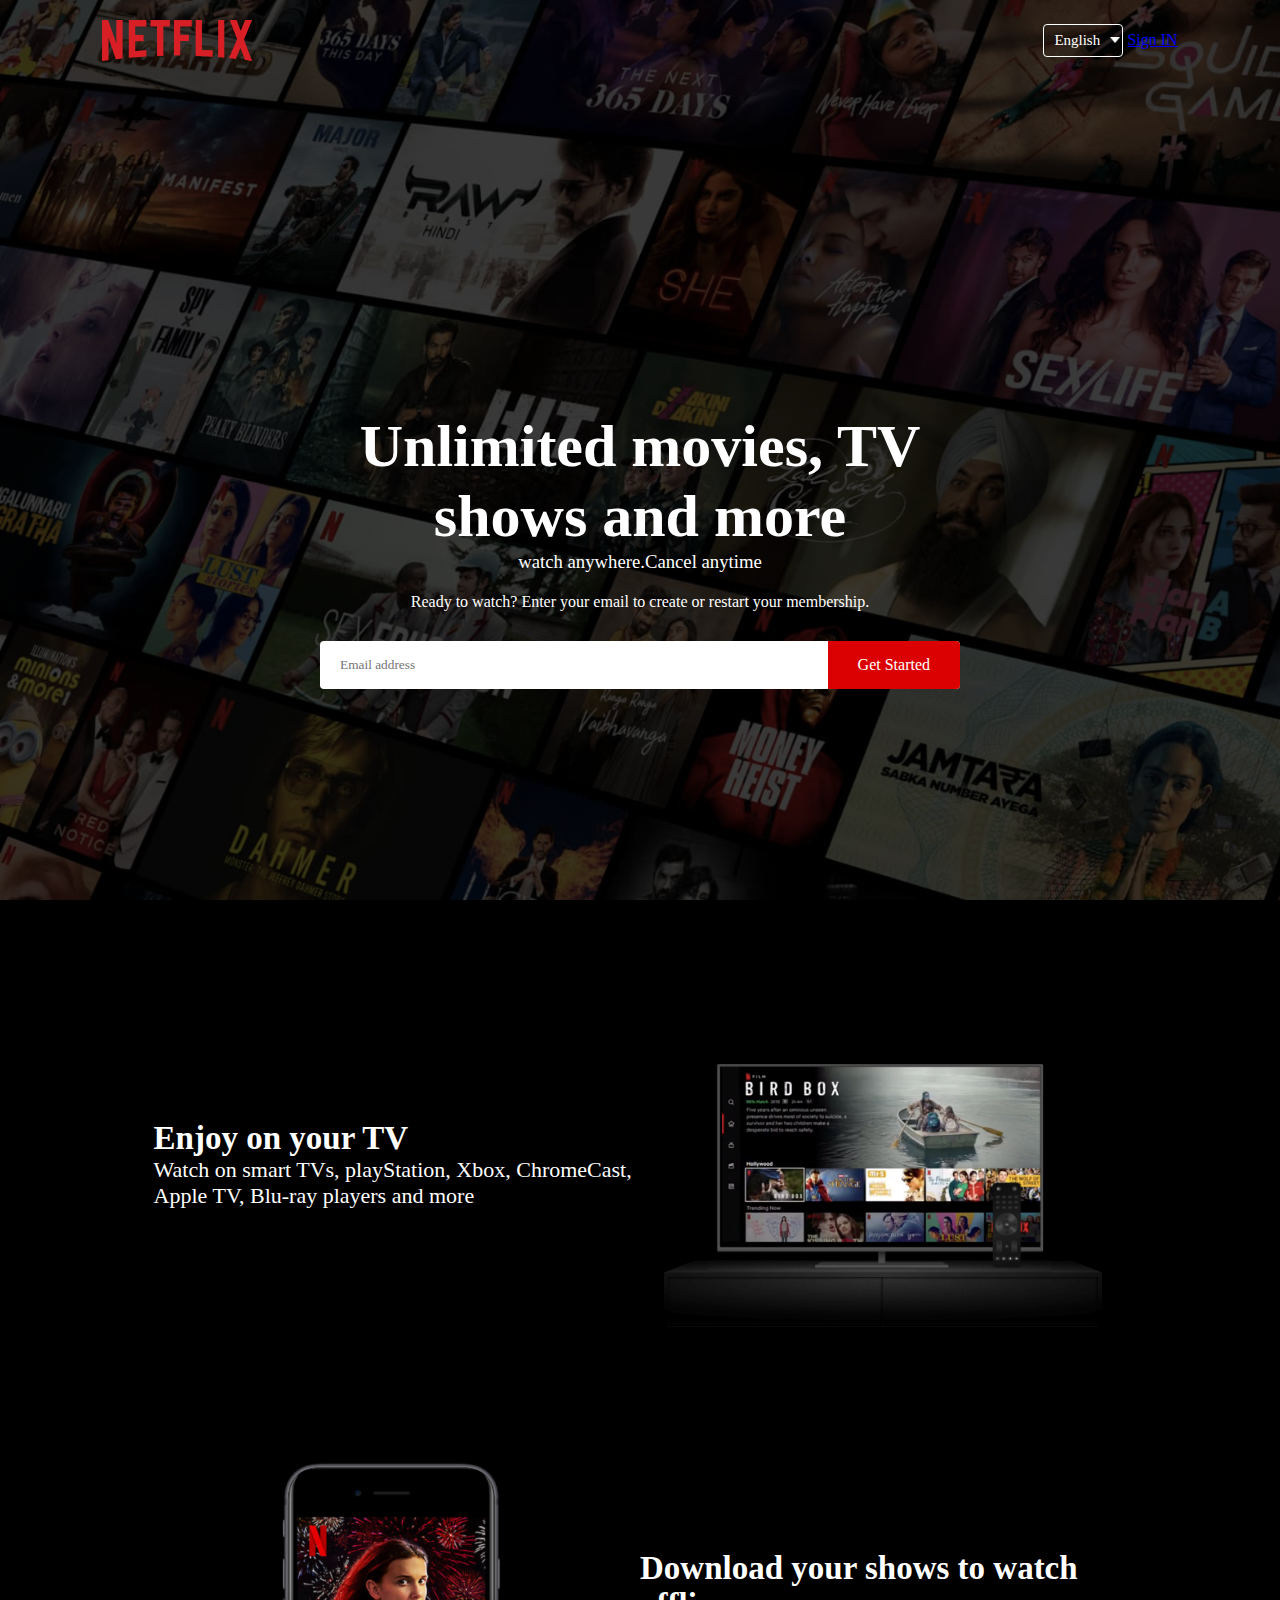
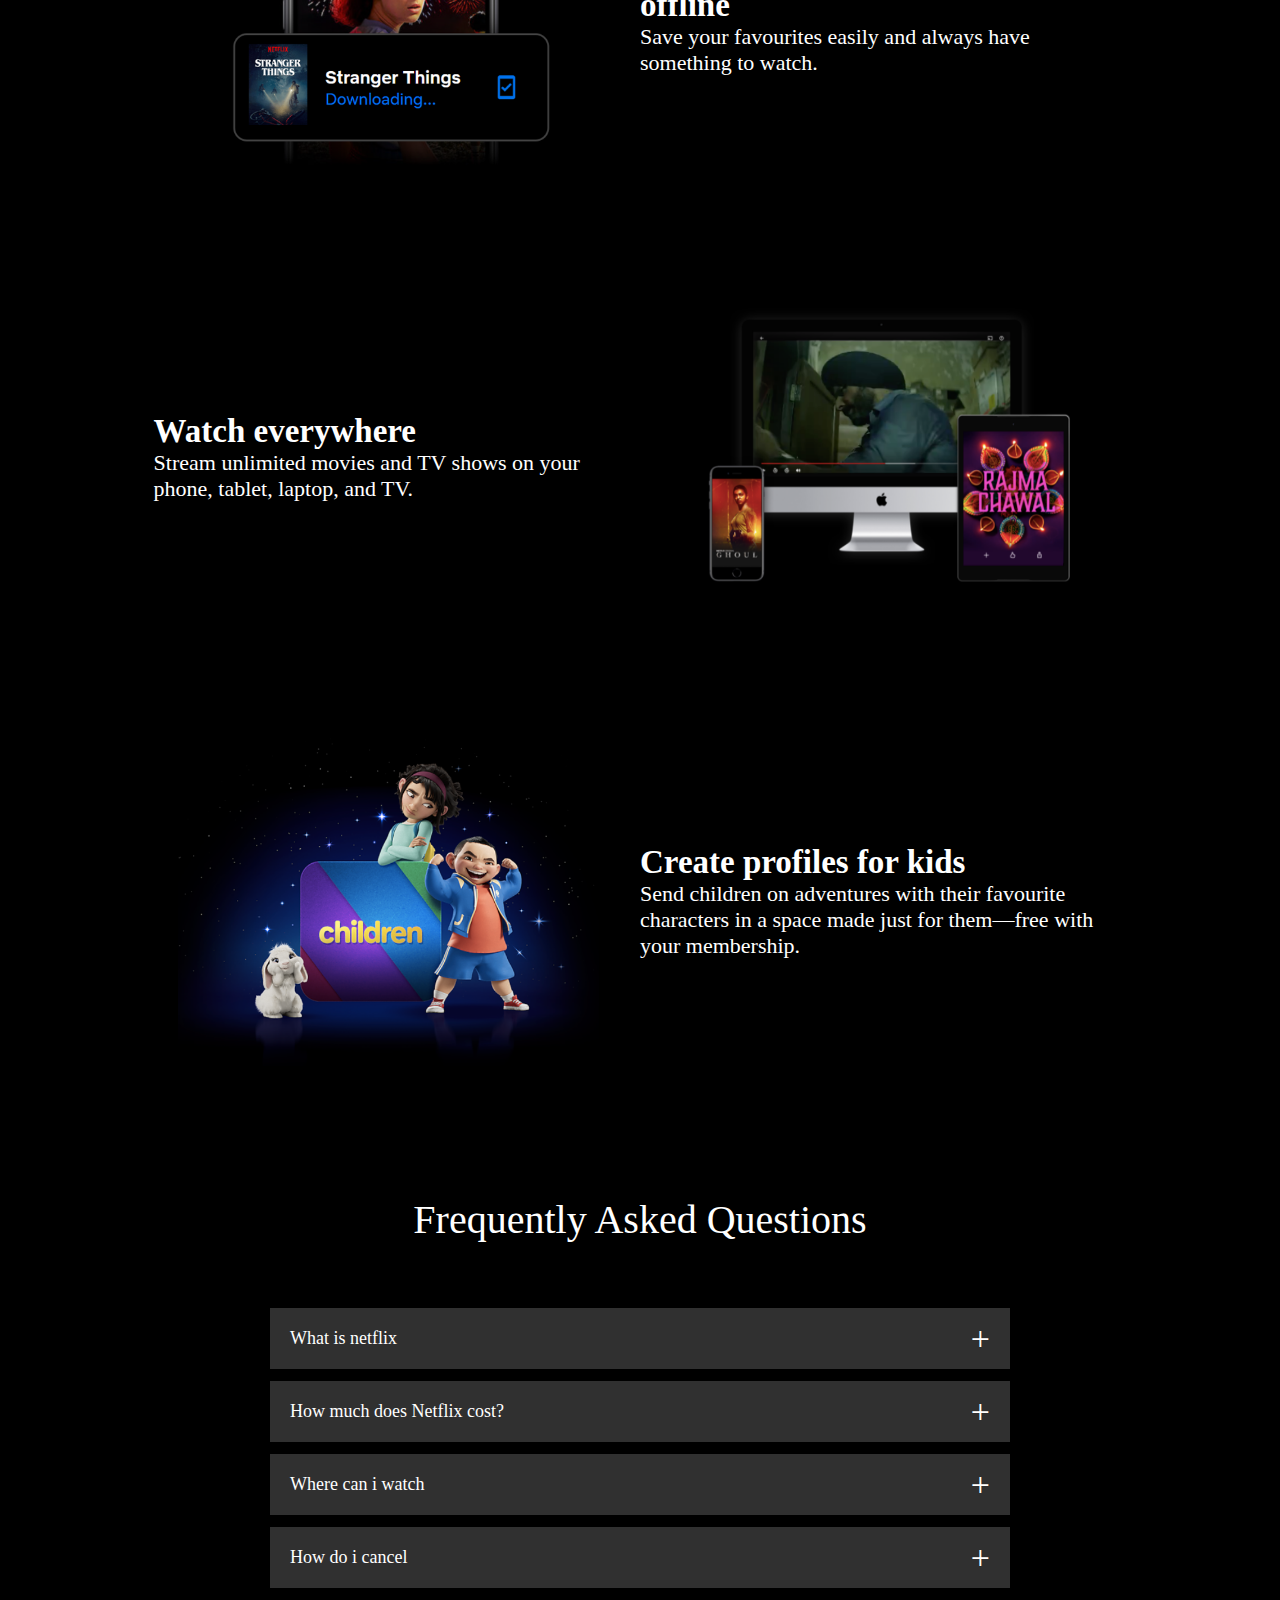
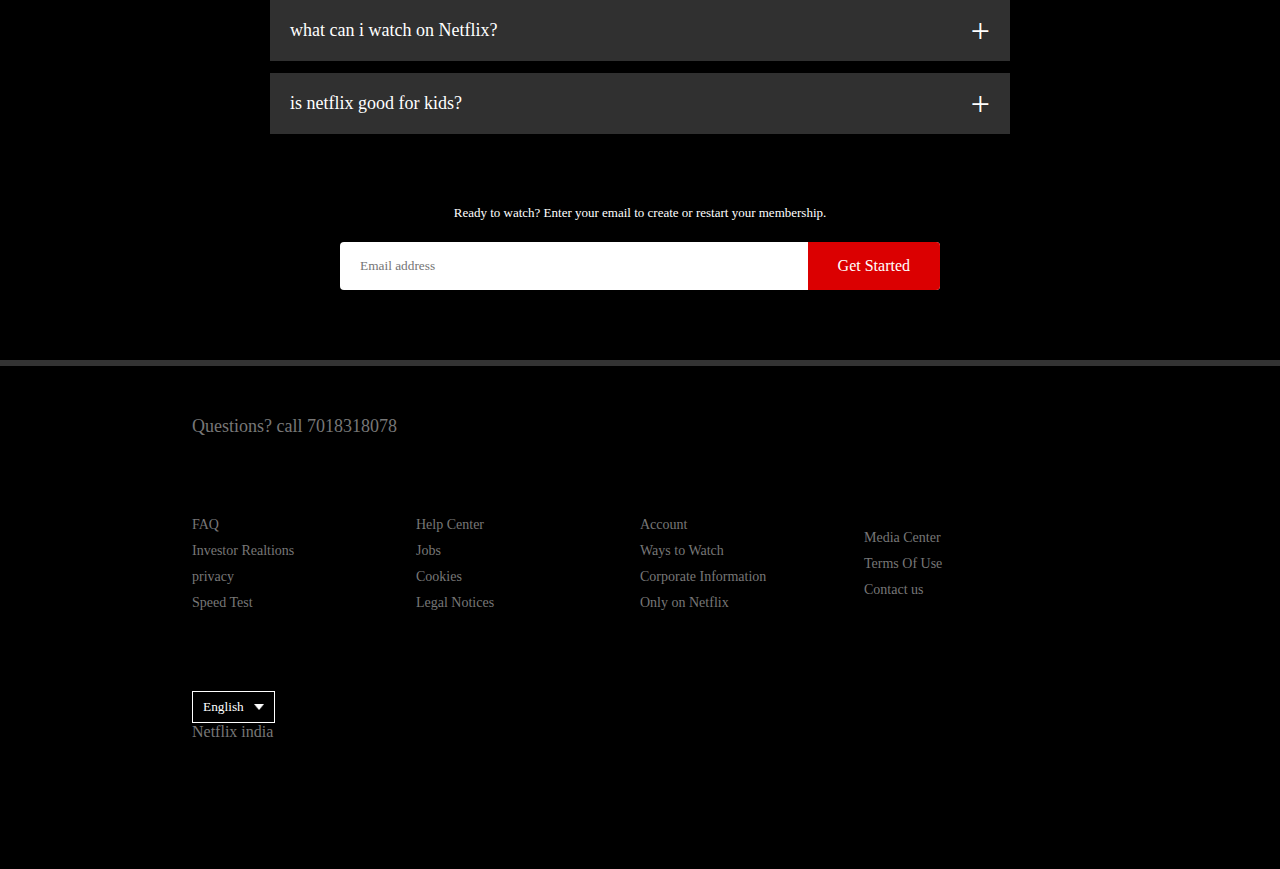
<file: Netflix/index.html>
<!DOCTYPE html>
<html lang="en">
  <head>
    <meta charset="UTF-8" />
    <meta name="viewport" content="width=device-width, initial-scale=1.0" />
    <title>Netflix</title>
    <link rel="stylesheet" href="index.css" />
  </head>
  <body>
    <div class="header">
      <nav>
        <img src="images/logo.png" class="logo" />
        <div>
          <button class="languageBtn">
            English <img src="images/down-icon.png" alt="" srcset="" />
          </button>
         <a href="sign.html" <button class="btn btn-red-sm">Sign IN</button></a>
        </div>
      </nav>
      <div class="header-content">
        <h1>Unlimited movies, TV shows and more</h1>
        <h3>watch anywhere.Cancel anytime</h3>
        <p>
          Ready to watch? Enter your email to create or restart your membership.
        </p>
        <form class="email-signup">
          <input type="email" placeholder="Email address" required />
          <button type="submit">Get Started</button>
        </form>
      </div>
    </div>

    <div class="features">
      <div class="row">
        <div class="text-col">
          <h2>Enjoy on your TV</h2>
          <p>
            Watch on smart TVs, playStation, Xbox, ChromeCast, Apple TV, Blu-ray
            players and more
          </p>
        </div>
        <div class="img-col">
          <img src="images/feature-1.png" alt="" srcset="" />
        </div>
      </div>
      <div class="row">
        <div class="img-col">
          <img src="images/feature-2.png" alt="" srcset="" />
        </div>
        <div class="text-col">
          <h2>Download your shows to watch offline</h2>
          <p>Save your favourites easily and always have something to watch.</p>
        </div>
      </div>
      <div class="row">
        <div class="text-col">
          <h2>Watch everywhere</h2>
          <p>
            Stream unlimited movies and TV shows on your phone, tablet, laptop,
            and TV.
          </p>
        </div>
        <div class="img-col">
          <img src="images/feature-3.png" alt="" srcset="" />
        </div>
      </div>
      <div class="row">
        <div class="img-col">
          <img src="images/feature-4.png" alt="" srcset="" />
        </div>
        <div class="text-col">
          <h2>Create profiles for kids</h2>
          <p>
            Send children on adventures with their favourite characters in a
            space made just for them—free with your membership.
          </p>
        </div>
      </div>
    </div>
     <div class="faq">
        <h2>Frequently Asked Questions</h2>
        <ul class="accordian">
            <li>
                <input type="radio" name="accordian" id="first">
                <label for="first">What is netflix</label>
                <div class="content">
                    <p>Netflix is a streaming service that offers a wide variety of award-winning TV shows, movies, anime, documentaries and more – on thousands of internet-connected devices.

                        You can watch as much as you want, whenever you want, without a single ad – all for one low monthly price. There's always something new to discover, and new TV shows and movies are added every week!</p>
                </div>
            </li>
            <li>
                <input type="radio" name="accordian" id="second">
                <label for="second">How much does Netflix cost?</label>
                <div class="content">
                    <p>Watch Netflix on your smartphone, tablet, Smart TV, laptop, or streaming device, all for one fixed monthly fee. Plans range from ₹149 to ₹649 a month. No extra costs, no contracts.</p>
                </div>
            </li>
            <li>
                <input type="radio" name="accordian" id="third">
                <label for="third">Where can i watch</label>
                <div class="content">
                    <p>Watch anywhere, anytime. Sign in with your Netflix account to watch instantly on the web at netflix.com from your personal computer or on any internet-connected device that offers the Netflix app, including smart TVs, smartphones, tablets, streaming media players and game consoles.

                        You can also download your favourite shows with the iOS, Android, or Windows 10 app. Use downloads to watch while you're on the go and without an internet connection. Take Netflix with you anywhere.</p>
                </div>
            </li>
            <li>
                <input type="radio" name="accordian" id="fourth">
                <label for="fourth">How do i cancel</label>
                <div class="content">
                    <p>Netflix is flexible. There are no annoying contracts and no commitments. You can easily cancel your account online in two clicks. There are no cancellation fees – start or stop your account anytime.</p>
                </div>
            </li>
            <li>
                <input type="radio" name="accordian" id="fifth">
                <label for="fifth">what can i watch on Netflix?</label>
                <div class="content">
                    <p>Netflix has an extensive library of feature films, documentaries, TV shows, anime, award-winning Netflix originals, and more. Watch as much as you want, anytime you want.</p>
                </div>
            </li>
            <li>
                <input type="radio" name="accordian" id="sixth">
                <label for="sixth">is netflix good for kids?</label>
                <div class="content">
                    <p>The Netflix Kids experience is included in your membership to give parents control while kids enjoy family-friendly TV shows and films in their own space.

                        Kids profiles come with PIN-protected parental controls that let you restrict the maturity rating of content kids can watch and block specific titles you don’t want kids to see.</p>
                </div>
            </li>
            
        </ul>
        <small>Ready to watch? Enter your email to create or restart your membership.</small>
        <form class="email-signup">
            <input type="email" placeholder="Email address" required />
            <button type="submit">Get Started</button>
          </form>
     </div>
     <footer>
        <h2>Questions? call 7018318078</h2>
        <div class="row">
            <div class="col">
                <a href="http://">FAQ</a>
                <a href="http://">Investor Realtions</a>
                <a href="http://">privacy</a>
                <a href="http://">Speed Test</a>
            </div>
            <div class="col">
                <a href="http://">Help Center</a>
                <a href="http://">Jobs</a>
                <a href="http://">Cookies</a>
                <a href="http://">Legal Notices</a>
            </div>
            <div class="col">
                <a href="http://">Account</a>
                <a href="http://">Ways to Watch</a>
                <a href="http://">Corporate Information</a>
                <a href="http://">Only on Netflix</a>
            </div>
            <div class="col">
                <a href="http://">Media Center</a>
                <a href="http://">Terms Of Use</a>
                <a href="http://">Contact us</a>
            </div>
        </div>
        <button class="languageBtn">
            English <img src="images/down-icon.png" alt="" srcset="" />
          </button>
          <p class="Copywrite-txt">Netflix india</p>
     </footer>
  </body>
</html>
</file>
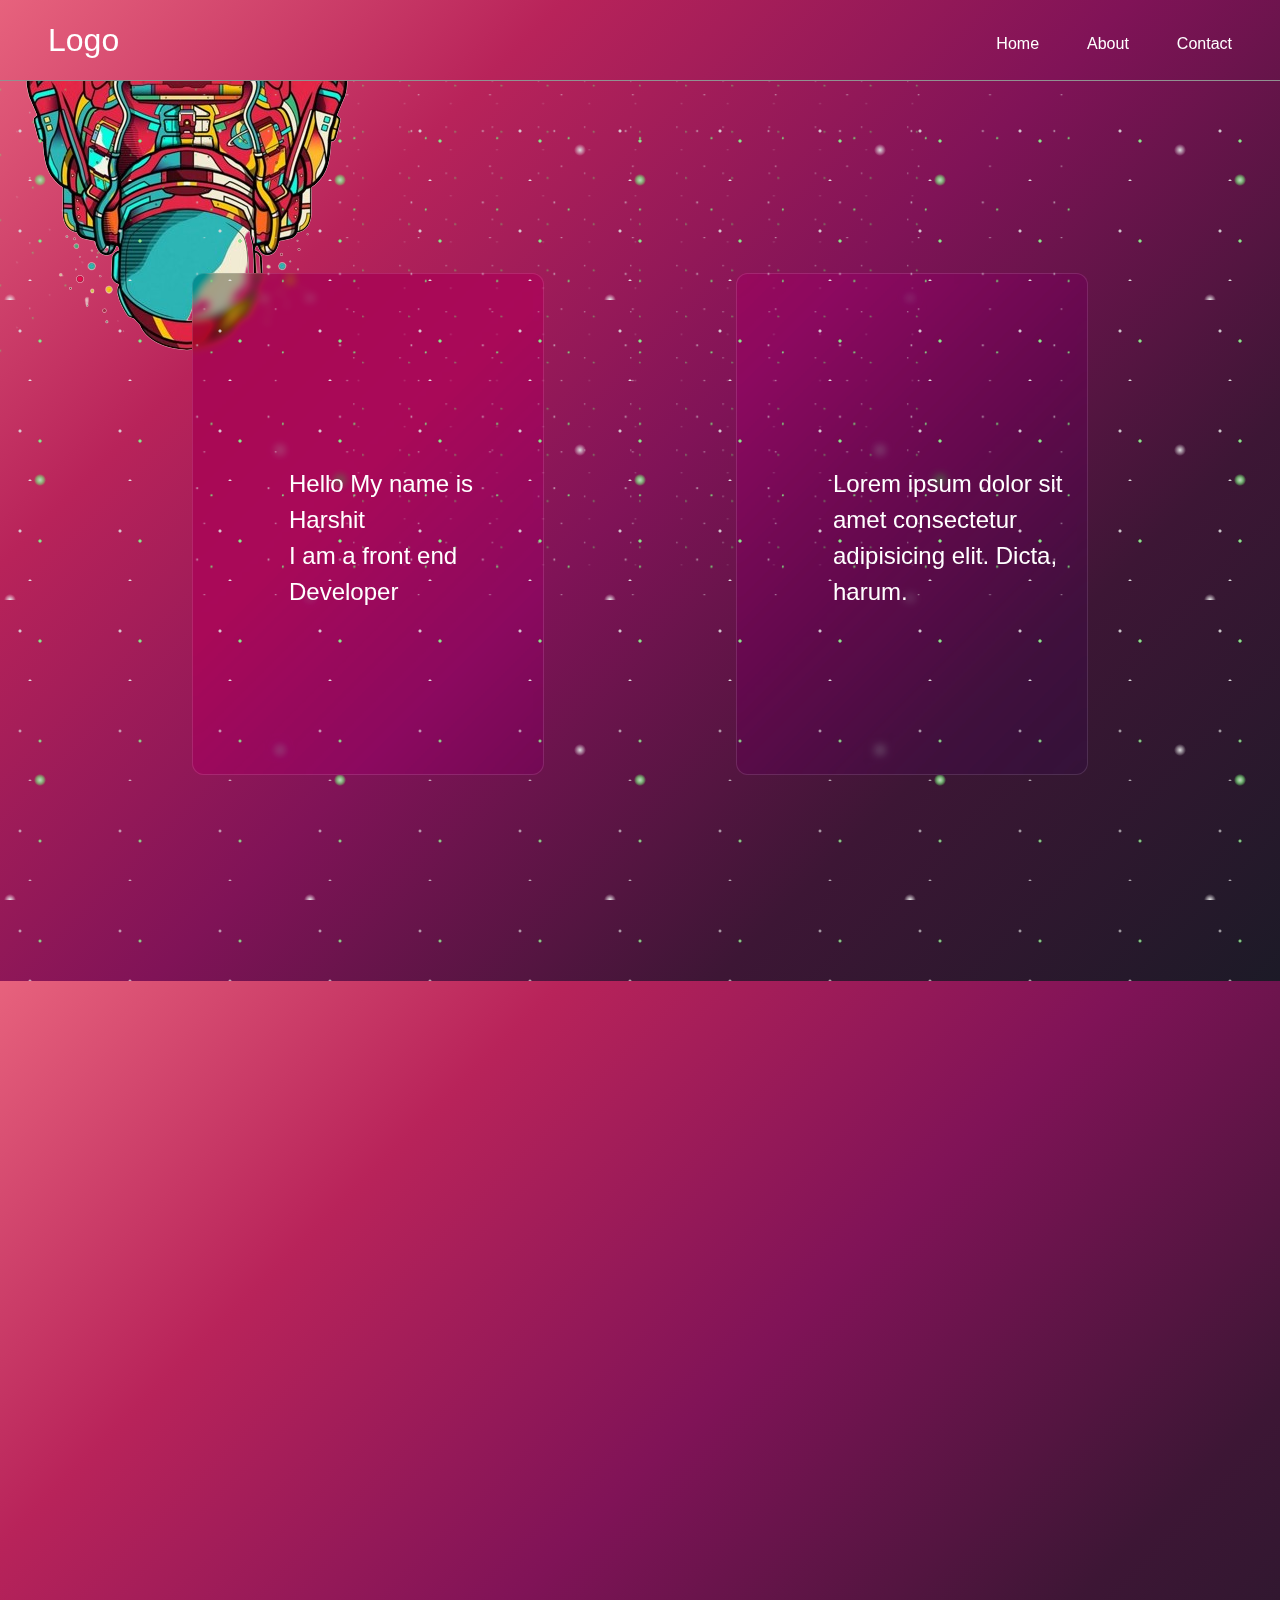
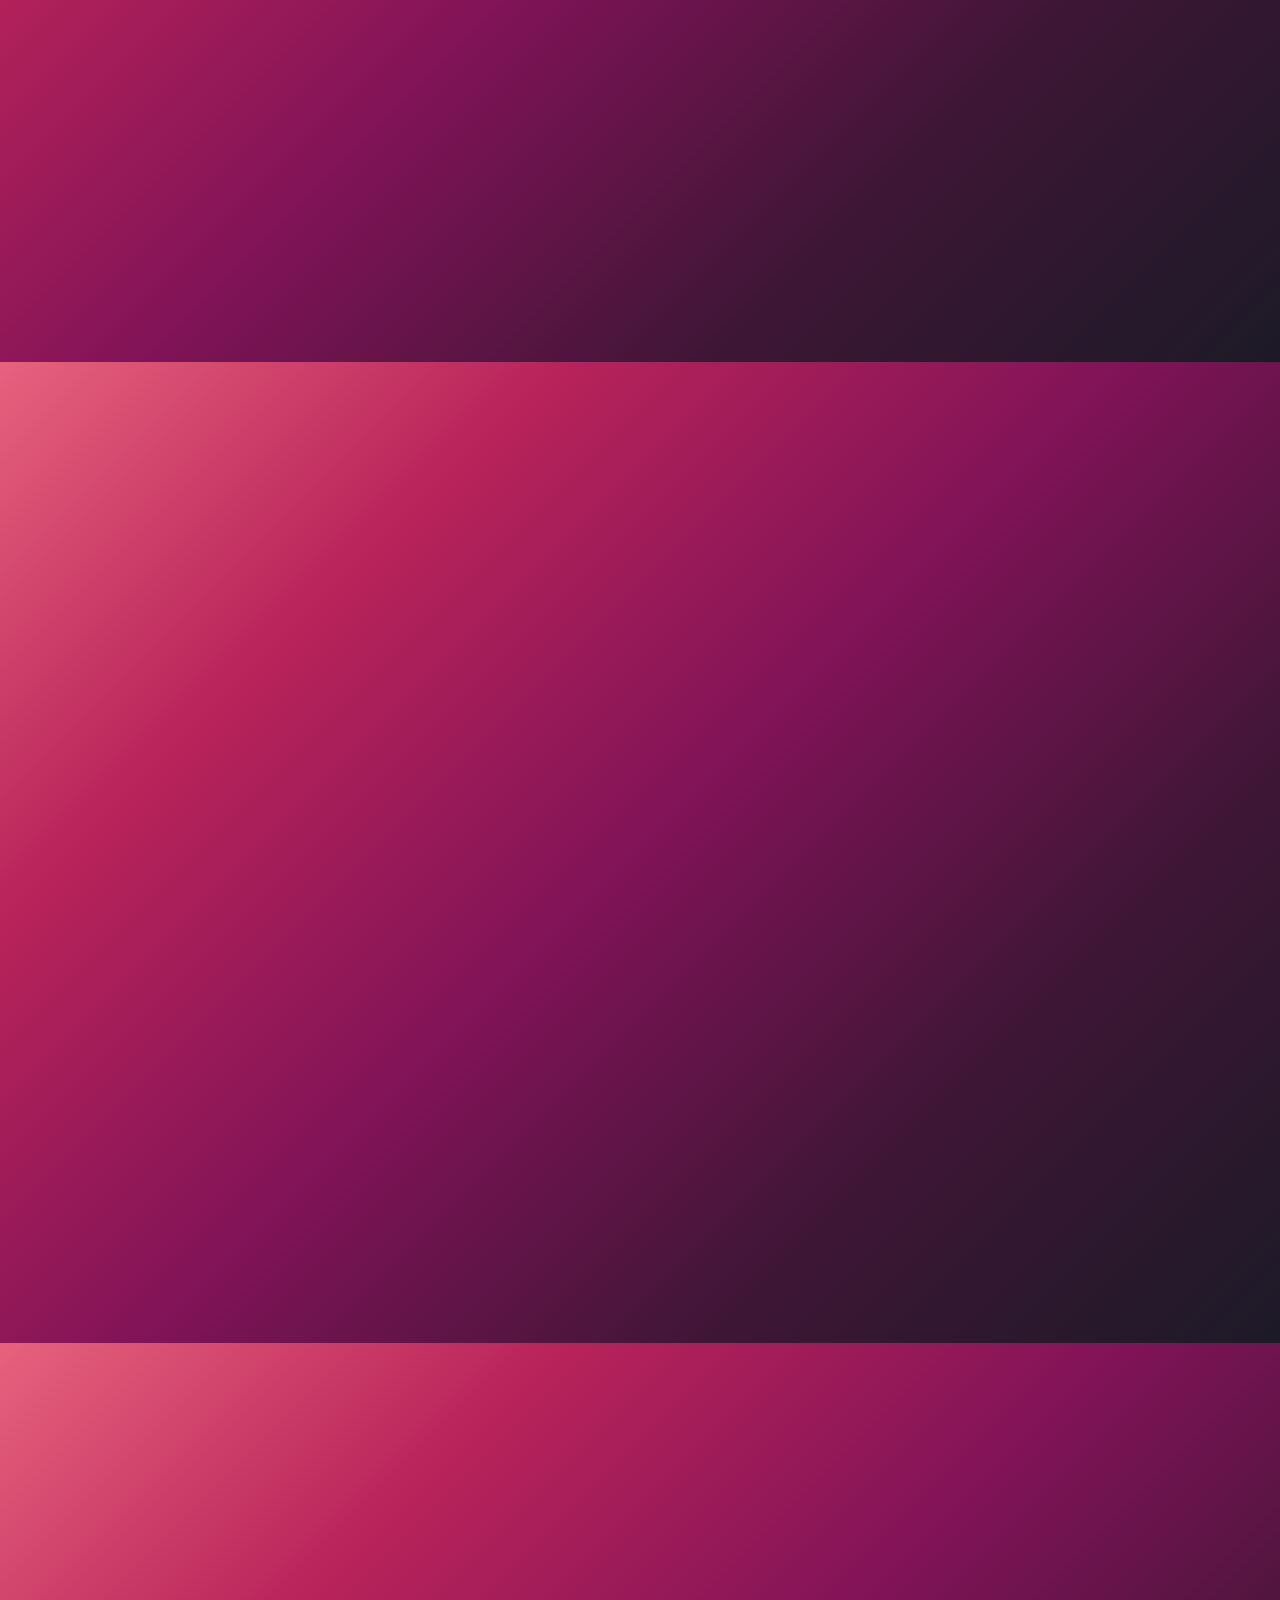
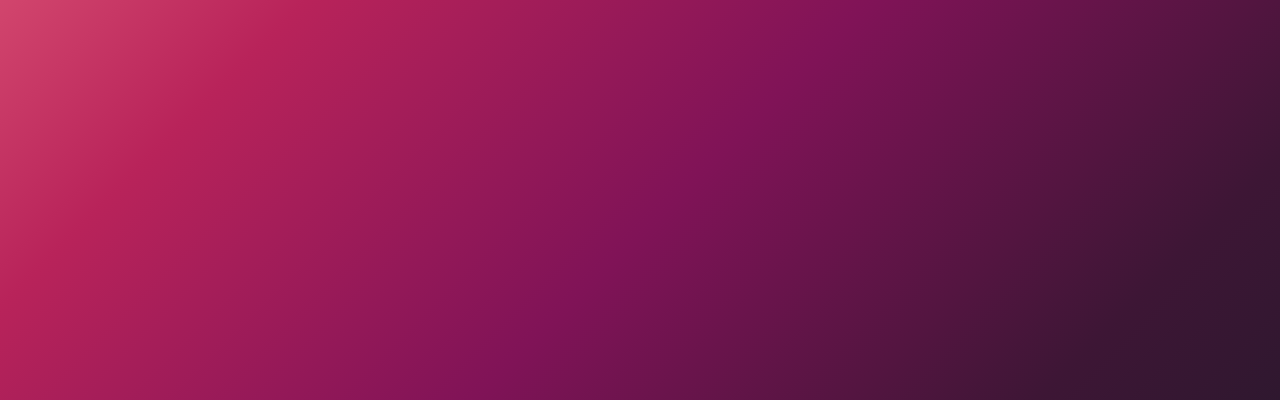
<file: parallex_website/index.html>
<html>

<head>
  <meta charset="utf-8">
  <meta name="viewport" content="width=device-width">
  <link rel="stylesheet" href="style.css">
</head>

<body>
  <div class="parallax__layer parallax__layer--back">
    <div class="starfield">
      <span></span>
      <span></span>
      <span></span>
      <span></span>
    </div>
  </div>
    <nav class="nav">
        <div class="nav_div">
            <div class="logo">
                <p class="main_logo"><span class="span">Logo</span></p>
            </div>
            <div class="a-div">
                <a href="/home">Home</a>
                <a href="/About">About</a>
                <a href="/Contact">Contact</a>
            </div>
        </div>
    </nav>
    <div class="ast_image">
        <img class="ast" src="ast.png"/>
    </div>
  <div class="parallax">
    <div class="main_div">
        <div class="card">
            <div class="fixed">Hello My name is Harshit<br/>
                I am a front end Developer
            </div>
        </div>
        <div class="card1">
            <div class="fixed1"><p>Lorem ipsum dolor sit amet consectetur adipisicing elit. Dicta, harum.</p></div>
        </div>
    </div>
    <div class="image_div">
        <img class="cat_image" src="catlogo.png"/>
    </div>
    <div class="bye_div">
        <p class="p_div">Bye...</p>
    </div>
    <div class="parallax__layer parallax__layer--back">
      <div class="starfield">
        <span></span>
        <span></span>
        <span></span>
        <span></span>
      </div>
    </div>
    <div class="parallax__layer parallax__layer--back2">
      <div class="starfield">
        <span></span>
        <span></span>
        <span></span>
        <span></span>
      </div>
    </div>
    <div class="parallax__layer parallax__layer--back3">
      <div class="starfield">
        <span></span>
        <span></span>
        <span></span>
        <span></span>
      </div>
    </div>
    <div class="parallax__layer parallax__layer--base">
      <div class="starfield">
        <span></span>
        <span></span>
        <span></span>
        <span></span>
      </div>
    </div>    
  
  </div>
  
</body>

</html>
</file>
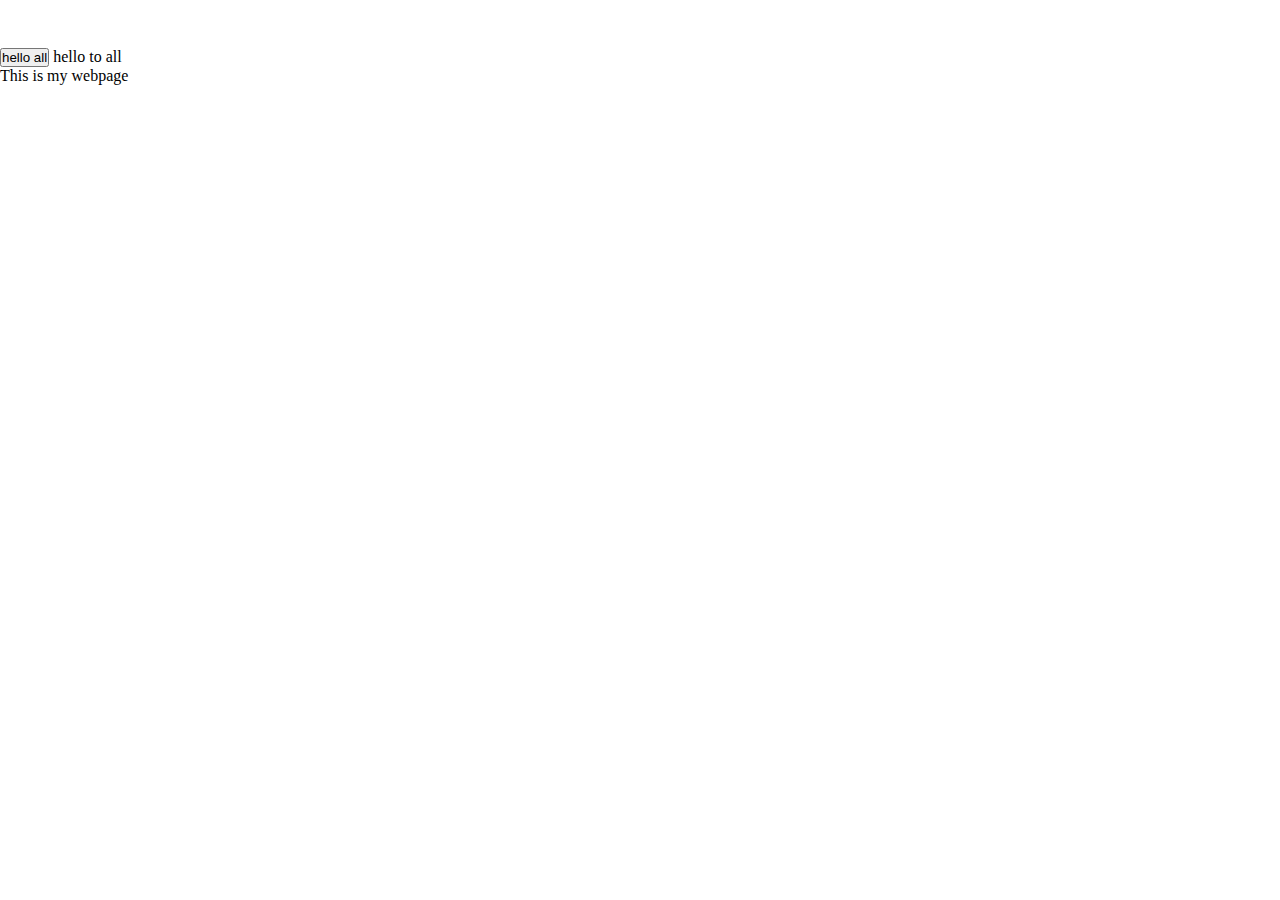
<file: PROJECT_3/index.html>
<!DOCTYPE html>
<html lang="en">
<head>
    <meta charset="UTF-8">
    <meta name="viewport" content="width=device-width, initial-scale=1.0">
    <title>Document</title>
    <link rel="stylesheet" href="style.css">
    <script type="text/javascript">
        function sayHello(){
            alert("Hello to all")
        }
    </script>
</head>
<body>
    <input type="button" onclick="sayHello()" value="hello all"/>
    <script type="text/javascript">
        document.write("hello to all")
    </script>
    <p>This is my webpage</p>
</body>
</html>
</file>
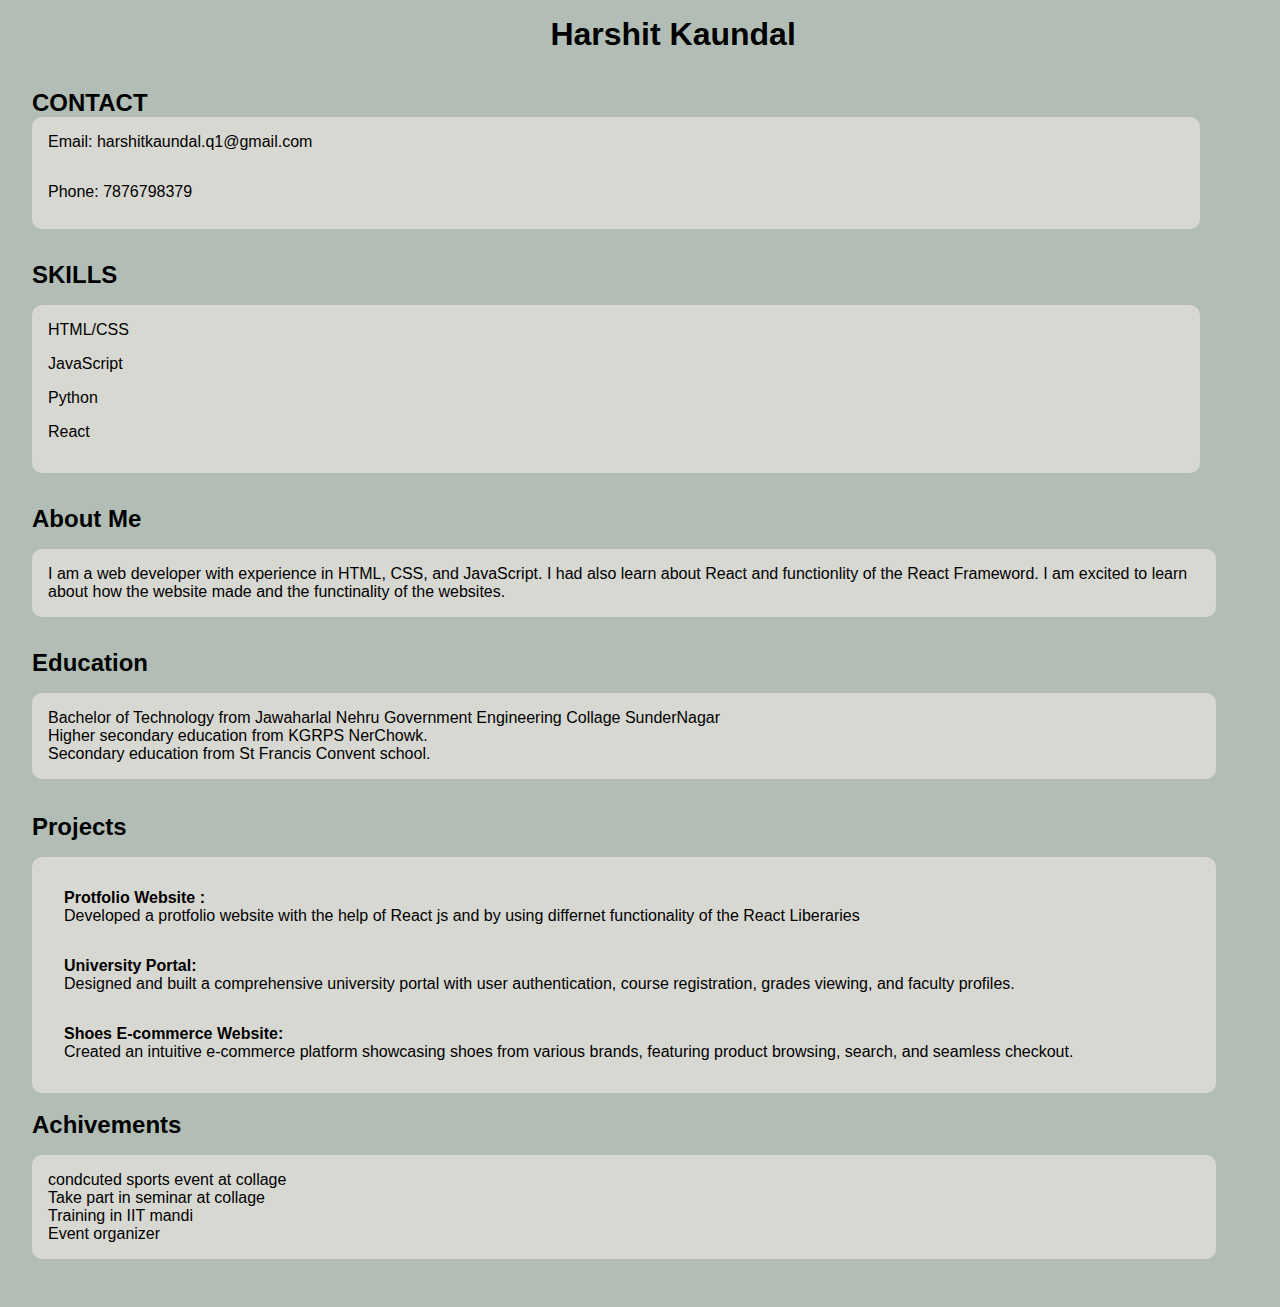
<file: Resume/index.html>
<!DOCTYPE html>
<html lang="en">
<head>
    <meta charset="UTF-8">
    <meta name="viewport" content="width=device-width, initial-scale=1.0">
    <title>Resume</title>
    <link rel="stylesheet" href="resume.css">
</head>
<body>
<div class="container">
    <div class="top-panel">
          <h1 class="name">Harshit Kaundal</h1><br><br>
        <!-- <img src="" alt="My Photo" class="profile-pic" /> -->
        <h2>CONTACT</h2>
        <div class="top-bottom">
            <p>Email: harshitkaundal.q1@gmail.com</p>
            <p>Phone: 7876798379</p>
        </div>
        <h2 class="skill_main">SKILLS</h2>
        <div class="skills">
            <p>HTML/CSS</p>
            <p>JavaScript</p>
            <p>Python</p>
            <p>React</p>
        </div>
      </div>
      <div class="right-panel">
    <div>
        
        <h2 class="abouth">About Me</h2>
        <p class="about">
            I am a web developer with experience in HTML, CSS, and JavaScript.
            I had also learn about React and functionlity of the React Frameword.
            I am excited to learn about how the website made and the functinality of the websites.
            
        </p>

        <h2 class="edu">Education</h2>
        <ul class="ulcls">
            <li class="liedu">Bachelor of Technology from Jawaharlal Nehru Government Engineering Collage SunderNagar</li>
            <li>Higher secondary education from KGRPS NerChowk.</li>
            <li>Secondary education from St Francis Convent school.</li>
        </ul><br>
        
        <h2 class="proj">Projects</h2>
        <ul class="ulproj">
            <li class="main_list"><h4>Protfolio Website :
            </h4>
            Developed a protfolio website with the help of React js and by using differnet functionality of the React Liberaries</li>
            <li class="main_list"><h4>University Portal:</h4>Designed and built a comprehensive university portal with user authentication, course registration, grades viewing, and faculty profiles.</li>
            <li class="main_list"><h4>Shoes E-commerce Website:</h4>Created an intuitive e-commerce platform showcasing shoes from various brands, featuring product browsing, search, and seamless checkout.</li>
        </ul><br>

        <h2 class="achiv">Achivements</h2>
        <ul class="ulachiv">
            <li>condcuted sports event at collage</li>
            <li>Take part in seminar at collage </li>
            <li>Training in IIT mandi</li>
            <li>Event organizer</li>
        </ul>
        </div>
        
    </div>
</div>
      
    
  </body>
</html>
    
</body>
</html>
</file>
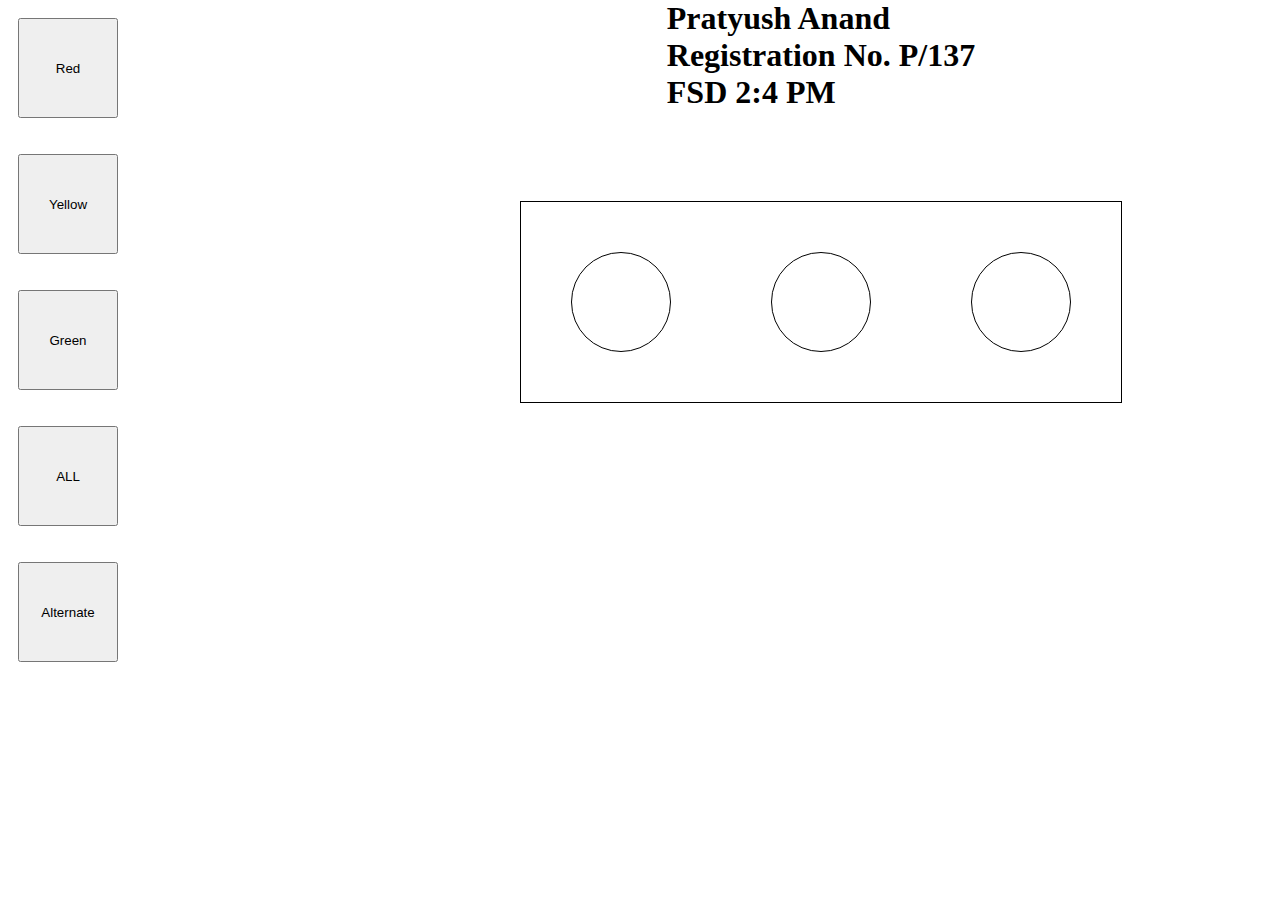
<file: traffice_light/index.html>
<!DOCTYPE html>
<html lang="en">
<head>
    <meta charset="UTF-8">
    <meta name="viewport" content="width=device-width, initial-scale=1.0">
    <title>Document</title>
    <link rel="stylesheet" href="styles.css">
</head>
<body>
    <div class="flex-row gap-row">
    <div class="flex-col light">
        <button id="red" onclick="handleClickRed()">Red</button>
        <button id="yellow" onclick="handleClickYellow()">Yellow</button>
        <button id="green" onclick="handleClickGreen()">Green</button>
        <button id="all" onclick="handleClickAll()">ALL</button>
        <button id="alt" onclick="handleClickAlt()">Alternate</button>
    </div>
    <div class="flex-col">
        <div>
            <h1>Pratyush Anand</h1>
            <h1>Registration No. P/137</h1>
            <h1>FSD 2:4 PM</h1>

        </div>
        <div class="flex-row circleContainer">
       
           <div id="red-light" class="circle"></div>
           <div id="yellow-light" class="circle"></div>
           <div id="green-light" class="circle"></div>
       </div>
    </div>
    </div>
    <script src="script.js"></script>
</body>
</html>
</file>
<file: Netflix/index.css>
*{
    margin: 0px;
    padding: 0px;
    font-family: 'popons', 'sans-sarif';
    box-sizing: border-box;
}
body{
    background: #000;
    color: #fff;
   
}
.header{
    width: 100%;
    height: 100vh;
    background-image: linear-gradient(rgba(0,0,0,0.7), rgba(0,0,0,0.7)), url(images/header-image.png);
    background-size: cover;
    background-position: center;
    padding: 10px 8%;
    position: relative;
    
}
nav{
    display: flex;
    align-items: center;
    justify-content: space-between;
    padding:  10px 0px;
}
.logo{
    width: 150px;
    cursor: pointer;
}
nav button{
    border: 0;
    background: #db0001;
    width: 80px;
    color: white;
    padding: 7px 2px;
    font-size: 15px;
    border-radius: 4px;
    margin-left: 10px;
    cursor: pointer;
}
.languageBtn{
    display: inline-flex;
    align-items: center;
    background: transparent;
    border: 1px solid white;
    padding: 7px 10px;
}
.languageBtn img{
    width: 10px;
    margin-left: 10px;
}
.header-content{
    position: absolute;
    top: 50%;
    left: 50%;
    transform: translate(-50%, -50%);
    text-align: center;
    margin-top: 100px;
}
.header-content h1{
   font-size: 60px;
   line-height: 70px;
   font-weight: 600;
   max-width: 650px;
}
.header-content h3{
    font-weight: 400;
  margin-bottom: 20px;
 }
 .email-signup{
    background: #fff;
    border-radius: 4px;
    display: flex;
    align-items: center;
    margin-top:30px ;
    overflow: hidden;
 }
 .email-signup input{
    flex: 1;
    border: 0;
    outline: 0;
    margin-left: 20px;

 }
 .email-signup button{
    background: #db0001;
    border: 0;
    outline: 0;
    color: white;
    font-size: 16px;
    cursor: pointer;
    padding: 15px 30px;
 }

 /*features...*/

.features{
     padding: 50px 12%;
     font-size: 22px;
}
.row{
    display: flex;
    width: 100%;
    align-items: center;
    flex-wrap: wrap;
    padding: 50px 0;
} 
.text-col{
    flex-basis: 50%;
    margin-bottom: 20px;
}
.img-col{
    flex-basis: 50%;
    margin-bottom: 20px;
}
.img-col img{
     display: block;
     width: 90%;
     margin: auto;
}
 .feature h2{
font-size: 50px;
font-weight: 600;
margin-bottom:20px ;
 }
 


 .faq{
    padding: 10px 12%;
    text-align: center;
    font-size: 18px;
 }
 .faq h2{
   font-weight: 500; 
   font-size: 40px;
 }
 .accordian{
    margin: 60px auto;
    width: 100%;
    max-width: 750px;
 }
 .accordian li{
    list-style: none;
    width: 100%;
    padding: 5px; 

 }
 .accordian li label{ 
    display: flex;
    align-items:center;
    font-size: 18px;
    padding: 20px;
    font-weight: 500;
    background: #303030;
    margin-bottom: 2px;
    cursor: pointer;
    position: relative;
 }
 /* ... (previous styles) */

.accordian li label::after {
    content: '+';
    font-size: 34px;
    position: absolute;
    right: 20px;
    transition: transform 0.5s;
}

.accordian input[type="radio"] {
    display: none;
}

.accordian .content {
    background: #303030;
    align-items: left;
    padding: 0 20px;
    max-height: 0;
    overflow: hidden;
    transition: max-height 0.5s, padding 0.5s;
}

.accordian input[type="radio"]:checked + label::after {
    transform: rotate(45deg);
}

.accordian input[type="radio"]:checked + label + .content {
    max-height: 600px;
    padding: 30px 20px;
}
.faq .email-signup{
    max-width: 600px;
    margin: 20px auto 60px;
}
.faq small{
    font-size: 13px;
}


footer{
    padding: 50px 15% 10%;
    border-top: 6px solid #333;  
    color: #777;
}
footer h2{
    font-size: 18px;
    font-weight: 400;
    margin-bottom: 30px;
}
footer .col{
    flex-basis: 25px;
    flex-grow: 1;
    margin-bottom: 20px;
}
footer .col a{
    display: block;
    text-decoration: none;
    color: #777;
    font-size: 14px;
    margin-bottom: 10px;
}
footer .languageBtn{
    color: white;

}
Copywrite-txt{
    font-size: 14px;
    margin-top:20px;
    margin-bottom:20px;
}

@media only screen and (max-width:600px){
    .logo{
        width: 100px;
    }
    nav button {
        padding: 5px 10px;
    }
    nav .languageBtn{
        padding: 4px 8px;
    }
    .header-content{
        position: unset;
        transform: none;
        padding-top: 150px;
    }
    .header-content h1{
        font-size: 30px;
    }
    .email-signup button{
        font-size: 12px;
        padding: 10px 15px;
    }
    .text-col, .img-col{
        flex-basis: 100%;

    }
    .features h2{
        font-size: 30px;
    }
    .features p{
        font-size: 15px;
    }
    .row:nth-child(2),  .row:nth-child(4){
        flex-direction: column-reverse;
    }
    .features .row{
     padding: 10px 0;
    }
    .faq h2{
        font-size: 20px;
    }
    .accordian .content{
        font-size: 14px;
    }
     .accordian li label{
        padding: 10px;
        font-size: 14px;
     }
     label::after{
        font-size: 12px;
     }
}
</file>
<file: parallex_website/style.css>
* {
    margin: 0;
    padding: 0;
  }
  body {
    font: 100% / 1.5 Arial;
  /*   background: linear-gradient(135deg, #3e028c -50%, #000 100%); */
    background-image: linear-gradient(135deg, #e7627d 0%, #b8235a 25%, #801357 50%, #3d1635 75%, #1c1a27 100%);
  }
  ::-webkit-scrollbar { 
      display: none; 
  }
  .parallax {
    height: 100vh;
    overflow-x: hidden;
    overflow-y: auto;
    -webkit-perspective: 1px;
    perspective: 1px;
  }
  
  .parallax__layer {
    position: absolute;
    top: 0;
    left: 0;
    right: 0;
    bottom: 0;
  }
  
  .parallax__layer--base {
    -webkit-transform: translateZ(0);
    transform: translateZ(0);
  }
  
  .parallax__layer--back {
    -webkit-transform: translateZ(-2px) scale(3);
    transform: translateZ(-2px) scale(3);
  }
  .parallax__layer--back2 {
    -webkit-transform: translateZ(-6px) scale(5);
    transform: translateZ(-6px) scale(5);
  }
  .parallax__layer--back3 {
    -webkit-transform: translateZ(-12px) scale(6);
    transform: translateZ(-12px) scale(6);
  }
  
  /* add some padding to force scrollbars */
  .parallax__layer {
    padding: 100vh 0;
  }
  
  .starfield > * {
    background-size: 100px 100px;
    background-image: radial-gradient(
        2px 2px at 40px 60px,
        #ccc,
        rgba(0, 0, 0, 0)
      ),
      radial-gradient(2px 2px at 20px 50px, #ddd, rgba(0, 0, 0, 0)),
      radial-gradient(2px 2px at 30px 100px, #eee, rgba(0, 0, 0, 0)),
      radial-gradient(2px 2px at 40px 60px, rgb(0, 255, 0), rgba(0, 0, 0, 0)),
      radial-gradient(2px 2px at 110px 90px, rgb(255, 0, 0), rgba(0, 0, 0, 0)),
      radial-gradient(2px 2px at 190px 150px, rgb(255, 200, 0), rgba(0, 0, 0, 0));
    background-repeat: repeat;
  }
  .starfield > * {
    position: absolute;
    top: -250%;
    left: 0;
    height: 300%;
    width: 100%;
  }
  
  .starfield span:nth-child(2) {
    transform: rotate(45deg);
  }
  .starfield span:nth-child(3) {
    transform: rotate(69deg);
  }
  .starfield span:nth-child(4) {
    transform: rotate(123deg);
  }


  .card {
    backdrop-filter: blur(4px) saturate(200%);
    -webkit-backdrop-filter: blur(4px) saturate(200%);
    background-color: rgba(17, 25, 40, 0.36);
    border-radius: 12px;
    border: 1px solid rgba(255, 255, 255, 0.125);
    width: 500px;
    height: 500px;
    margin-left: 12rem;
    margin-top: 12rem;
}

.fixed{
    color: white;
    font-size: 1.5rem;
    margin-top:12rem;
    margin-left: 6rem;

}

.card1{
    backdrop-filter: blur(4px) saturate(200%);
    -webkit-backdrop-filter: blur(4px) saturate(200%);
    background-color: rgba(17, 25, 40, 0.36);
    border-radius: 12px;
    border: 1px solid rgba(255, 255, 255, 0.125);
    width: 500px;
    height: 500px;
    margin-left: 12rem;
    margin-top: 12rem;
    margin-right: 12rem;
}

.main_div{
    display: flex;
    justify-content: space-between;
}

.fixed1{
    color: white;
    font-size: 1.5rem;
    margin-top:12rem;
    margin-left: 6rem;
}

.nav{
    background:transparent;
    border-bottom: 1px solid rgb(145, 145, 145);
}

.nav_div{
    margin: 1rem 3rem 1rem 3rem;
    display: flex;
    align-items: centre;
    justify-content: space-between;
}


.a-div{
    display: flex;
    gap: 3rem;
    margin-top: 1rem;
}

.main_logo{
    color: white;
    font-size: 2rem;
}

.a-div a{
    text-decoration: none;
    color: white;
}

.image_div{
    margin-left: 40%;
    margin-top: 8rem;
}

.cat_image{
    border-radius: 10px;
    width: 350px;
    height: 500px;
}


.bye_div{
    margin-top: 10rem;
    margin-left: 50%;
}

.p_div{
    font-size: 2rem;
    color: white;
}

.ast_image{
    z-index:3;
}

.ast{
    position: fixed;
}


.span img{
    width: 100px;
    height: 100px;
}
</file>
<file: PROJECT_3/style.css>
*{
    padding: 0;
    margin: 0;
    box-sizing: none;
    
}

body{
    /* position: absolute; */
    margin-top: 3rem;
}

.main_div{
    background-color: black;
    height: 100vh;
    margin-left: 3rem;
    margin-right: 3rem;
    margin-bottom: 3rem;
    overflow-y: none;
    position: relative;
    clip-path: Polygon(0% 0%, 100% 0%, 100% 100%, 70% 90%, 0% 100%,0%,50%);
    border-radius: 10px;
}

.box {
    width: 200px;
    aspect-ratio:1;
    clip-path: polygon(93.82% 74.09%,7.23% 75.90%,48.95% 0.01%);
}

.nav_1{
    background: transparent;
    display: flex;
    align-items: center;
    justify-content: space-around;
    z-index: 4;
}

.nav_2{
    margin-left: -10rem;
}

.a-tag{
    margin-left: 1.1rem;
    text-decoration: none;
    color: white;
    font-family: arial,sans-serif, helvetica;
    font-weight:500;
}
.nav_3{
    display: flex;
    align-items: center;
}

.nav_1 span{
    margin-left: -12rem;
    color: white;
    font-family: arial,sans-serif, helvetica;
    font-weight: 500;
}

.button_1{
    width: 90px;
    height: 40px;
    border-radius: 10px;
    border: 1px solid;
    background: rgb(72, 191, 238);
}

.image_edit{
    width: 90%;
    height:90%;
    z-index: -10;
    margin-top: -10rem;
}

.main_div_2{
    display: flex;
}

.left_div{
    /* position: relative; */
    width: 50vw;
    height: 70vh;
    /* background-color: red; */
}

.right_div{
    /* position: relative; */
    width: 50vw;
    height: 70vh;
    /* background-color: yellow; */
}

.right_div h2{
    color: rgb(120, 212, 255);
    font-size: 3rem;
    font-family: sans-serif;
    margin-top: 2rem;
    margin-left: 2rem;
    margin-bottom: -1.5rem;
}
.h1_j{
    color: rgb(120, 212, 255);
    font-family: sans-serif;
    font-size: 5rem;
    margin-top: 2rem;
    margin-left: 2rem;
}
.h1_i{
    color:white;
    font-family: sans-serif;
    margin-top: 2rem;
    font-size: 5rem;
    margin-left: 2rem;
    margin-bottom: -1.5rem;
}

.main_div p{
    color: white;
    margin-left: 2rem;
    margin-top: 1.2rem;
    font-size: 2rem;
}

.cv_div{
    margin-top: 3rem;
    margin-left: 3rem;
    margin-right: 15rem;
    background: black;
    width: 120px;
    height: 50px;
    border: 1px solid rgb(72, 191, 238);
    border-radius: 5px;
    padding-left: 1.5rem;
    padding-top: 1.7rem;

}

.cv_div a{
    text-decoration: none;
    color: rgb(72, 191, 238);
    font-size: large;
}

.main_second_div{
    display: flex;
    margin-left: 3rem;
    margin-right: 3rem;
    margin-bottom: 3rem;

}
.second_div_1{
    margin-left: 4rem;
}
.second_div_1 img{
    margin-bottom: -1rem;
    border-radius: 10px;
}


.temp_div{
    background-color: brown;
    height: 100vh;
    width: 100%;
}
</file>
<file: Resume/resume.css>
*{
    padding: 0;
    margin: 0;
    box-sizing: none;
    font-family: sans-serif;
}
.container{
    position: absolute;
    background-color:#B2BEB5;
    width: 100vw;
}

.name{
    padding-top:1rem ;
    margin-left: 43%;

}

.top-panel h2{
    margin-left: 2rem;
}

.top-bottom{
    position: relative;
    background-color: rgb(216, 216, 210);
    height: 7rem;
    padding-left: 1rem;
    border-radius: 10px;
    max-width: 90vw;
    margin-left: 2rem;
}
.top-bottom p{
    padding-top:1rem ;
    margin-bottom: 1rem;
}

.skill_main{
    margin-top: 2rem;
}

.skills{
    margin-top: 1rem;
    margin-bottom: 1rem;
    background-color:rgb(216, 216, 210);
    padding-left: 1rem;
    padding-top: 1rem;
    padding-bottom: 1rem;
    border-radius: 10px;
    margin-left: 2rem;
    max-width: 90vw;
}

.skills p{
    margin-bottom: 1rem;
}

.abouth{
    margin-top: 2rem;
    margin-left: 2rem;
}

.about{
    margin-top: 1rem;
    margin-bottom: 1rem;
    background-color:rgb(216, 216, 210);
    padding-top: 1rem;
    padding-bottom: 1rem;
    padding-left: 1rem;
    padding-right: 1rem;
    border-radius: 10px;
    max-width: 90vw;
    margin-left: 2rem;
}

.edu{
    margin-top: 2rem;
    margin-left: 2rem;
}

.ulcls{
    background-color:rgb(216, 216, 210);
    text-decoration: none;
    list-style-type: none;
    padding: 1rem 1rem 1rem 1rem;
    border-radius: 10px;
    margin-left: 2rem;
    margin-top: 1rem;
    max-width: 90vw;
    
}

.liedu{
    text-decoration: none;
}

.proj{
    margin-top: 1rem;
    margin-left: 2rem;
}

.ulproj{
    background-color:rgb(216, 216, 210);
    max-width: 90vw;
    margin-left: 2rem;
    list-style-type: none;
    padding: 1rem;
    border-radius: 10px;
    margin-top: 1rem;
}


.achiv{
    margin-left: 2rem;
}

.ulachiv{
    background-color:rgb(216, 216, 210);
    padding: 1rem;
    list-style-type: none;
    margin-left: 2rem;
    border-radius: 10px;
    margin-top: 1rem;
    max-width: 90vw;
    margin-bottom:3rem;
}

.main_list{
    padding: 1rem;
}
</file>
<file: traffice_light/styles.css>
*{
    margin: 0;
    padding: 0;
    box-sizing: border-box;
}

.flex-row{
    display: flex;
}

.gap-row{
    gap:30%;
}

.flex-col{
    display: flex;
    flex-direction: column;
   justify-items: center;
   align-items: center;
    
}

button{
    margin: 18px;
    width:100px;
    height: 100px;
}

.toggle-red{
    background-color: red;
}

.toggle-yellow{
    background-color: yellow;
}

.toggle-green{
    background-color: green;
}

.circle{
    width: 100px;
    height: 100px;
    border: 1px solid black;
    border-radius: 50%;
    margin: 50px;
    
}

.circleContainer{
    margin-top: 15%;
    border: 1px solid black;
    height: 200px;
}
</file>
